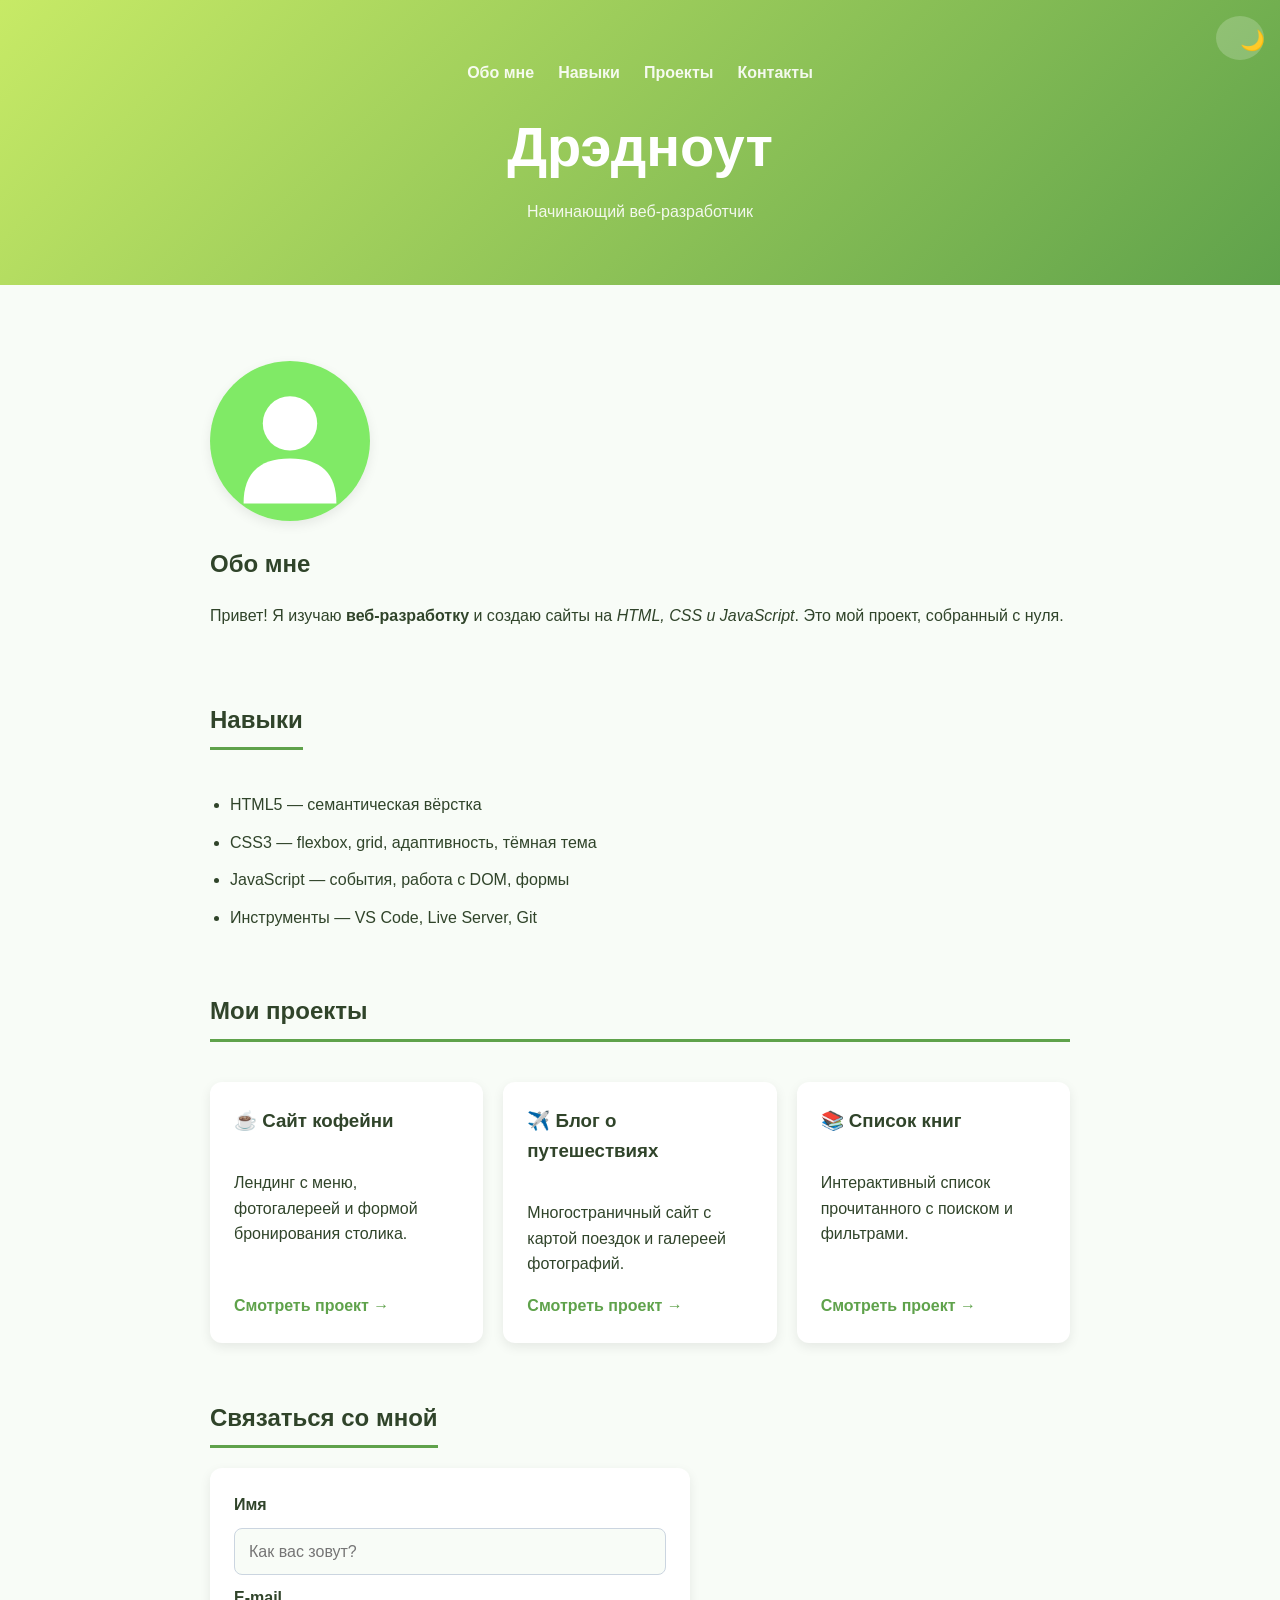
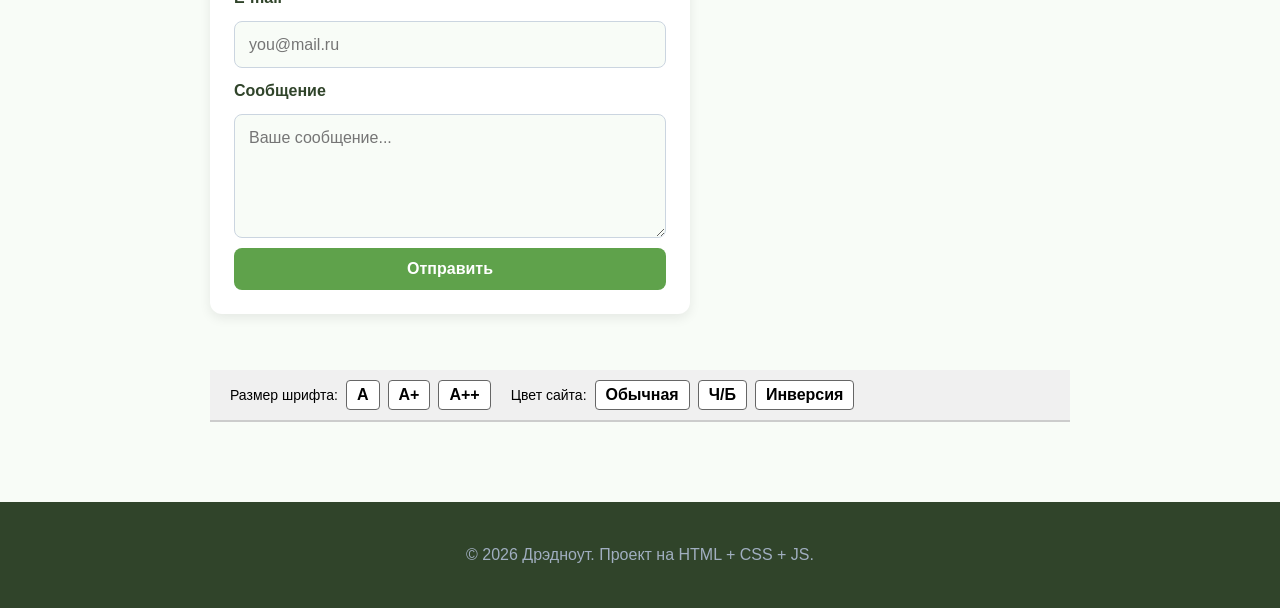
<file: index.html>
<!DOCTYPE html>
<html lang="ru">
<head>
  <meta charset="UTF-8">
  <meta name="viewport" content="width=device-width, initial-scale=1.0">
  <meta name="description" content="Портфолио начинающего веб-разработчика">
  <title>Дрэдноут — веб-разработчик</title>
  <link rel="stylesheet" href="css/style.css">
</head>
<body>
  <!-- ШАПКА -->
  <header>
    <button id="theme-toggle" title="Сменить тему">🌙</button>
    <nav>
      <a href="#about">Обо мне</a>
      <a href="#skills">Навыки</a>
      <a href="#projects">Проекты</a>
      <a href="#contacts">Контакты</a>
    </nav>
    <h1>Дрэдноут</h1>
    <p>Начинающий веб-разработчик</p>
  </header>

  <main>
    <!-- ОБО МНЕ -->
    <section id="about">
      <img src="avatar/avatar.svg" alt="Аватарка Дрэдноута" width="160" height="160">
      <div>
        <h2>Обо мне</h2>
        <p>Привет! Я изучаю <strong>веб-разработку</strong> и создаю сайты на <em>HTML, CSS и JavaScript</em>. Это мой проект, собранный с нуля.</p>
      </div>
    </section>

    <!-- НАВЫКИ -->
    <section id="skills">
      <h2>Навыки</h2>
      <ul>
        <li>HTML5 — семантическая вёрстка</li>
        <li>CSS3 — flexbox, grid, адаптивность, тёмная тема</li>
        <li>JavaScript — события, работа с DOM, формы</li>
        <li>Инструменты — VS Code, Live Server, Git</li>
      </ul>
    </section>

    <!-- ПРОЕКТЫ -->
    <section id="projects">
      <h2>Мои проекты</h2>
      <article>
        <h3>☕ Сайт кофейни</h3>
        <p>Лендинг с меню, фотогалереей и формой бронирования столика.</p>
        <a href="#">Смотреть проект →</a>
      </article>
      <article>
        <h3>✈️ Блог о путешествиях</h3>
        <p>Многостраничный сайт с картой поездок и галереей фотографий.</p>
        <a href="#">Смотреть проект →</a>
      </article>
      <article>
        <h3>📚 Список книг</h3>
        <p>Интерактивный список прочитанного с поиском и фильтрами.</p>
        <a href="#">Смотреть проект →</a>
      </article>
    </section>

    <!-- КОНТАКТЫ -->
    <section id="contacts">
      <h2>Связаться со мной</h2>
      <form action="#" method="POST">
        <label for="name">Имя</label>
        <input type="text" id="name" name="name" placeholder="Как вас зовут?" required>
        
        <label for="email">E-mail</label>
        <input type="email" id="email" name="email" placeholder="you@mail.ru" required>
        
        <label for="msg">Сообщение</label>
        <textarea id="msg" name="message" rows="4" placeholder="Ваше сообщение..." required></textarea>
        
        <button type="submit">Отправить</button>
      </form>
      <p id="form-status" role="status"></p>
    </section>

    <!-- ПАНЕЛЬ ДЛЯ СЛАБОВИДЯЩИХ -->
    <div id="accessibility-panel" class="a11y-panel" role="region" aria-label="Панель для слабовидящих">
      <div class="a11y-group">
        <span>Размер шрифта:</span>
        <button id="font-normal" aria-label="Обычный шрифт">А</button>
        <button id="font-large" aria-label="Увеличенный шрифт">А+</button>
        <button id="font-xlarge" aria-label="Очень большой шрифт">А++</button>
      </div>
      <div class="a11y-group">
        <span>Цвет сайта:</span>
        <button id="theme-default" aria-label="Обычная тема">Обычная</button>
        <button id="theme-bw" class="btn-bw" aria-label="Черно-белая тема">Ч/Б</button>
        <button id="theme-invert" class="btn-invert" aria-label="Инверсная тема">Инверсия</button>
      </div>
    </div>
  </main>

  <!-- ПОДВАЛ -->
  <footer>
    <p>© <span id="year">2026</span> Дрэдноут. Проект на HTML + CSS + JS.</p>
  </footer>

  <!-- КНОПКА «НАВЕРХ» -->
  <button id="to-top" title="Наверх">↑</button>

  <!-- JAVASCRIPT -->
  <script src="js/script.js" defer></script>
</body>
</html>
</file>
<file: css/style.css>
/* ============ 0. ПЕРЕМЕННЫЕ И СБРОС ============ */
:root {
    --color-main: #5fa24b;       
    --color-main-dark: #4a8239;  
    --color-accent: #ffd700;
    --color-dark: #30442a;
    --color-text: #30442a;
    --color-bg: #f8fcf7;
    --color-card: #ffffff;
    --color-border: #cbd5e0;
    --radius: 12px;
    --shadow: 0 4px 12px rgba(0, 0, 0, 0.08);
}

/* Тёмная тема: переключается кнопкой через <html class="dark"> */
html.dark {
    --color-text: #e2e8f0;
    --color-bg: #1a2617;        
    --color-card: #253520;      
    --color-border: #4a5568;
    --color-dark: #121a10;
    --shadow: 0 4px 12px rgba(0, 0, 0, 0.4);
}

*, *::before, *::after { box-sizing: border-box; }

html { scroll-behavior: smooth; }   

body {
    margin: 0;
    font-family: 'Segoe UI', Arial, sans-serif;
    font-size: 16px;
    line-height: 1.6;
    color: var(--color-text);
    background: var(--color-bg);
}

img { max-width: 100%; height: auto; display: block; }

/* ============ 1. ШАПКА И НАВИГАЦИЯ ============ */
header {
    position: relative;             
    background: linear-gradient(135deg, #c7ea66, #5fa24b);
    color: #fff;
    text-align: center;
    padding: 60px 20px;
}

header h1 {
    font-size: clamp(2rem, 5vw, 3.5rem);
    margin: 16px 0 8px;
}

header p { margin: 0; opacity: 0.9; }

nav {
    display: flex;
    justify-content: center;
    flex-wrap: wrap;
    gap: 24px;
}

nav a {
    color: rgba(255, 255, 255, 0.9);
    text-decoration: none;
    font-weight: 600;
    transition: color 0.2s;
}

nav a:hover { color: var(--color-accent); }

#theme-toggle {
    position: absolute;
    top: 16px;
    right: 16px;
    width: 44px;
    height: 44px;
    background: rgba(255, 255, 255, 0.2);
    border: none;
    border-radius: 50%;
    font-size: 20px;
    cursor: pointer;
    transition: background 0.2s;
}

#theme-toggle:hover { background: rgba(255, 255, 255, 0.35); }

/* ============ 2. ОСНОВНОЙ КОНТЕНТ ============ */
main {
    max-width: 900px;
    margin: 0 auto;
    padding: 20px;
}

section { margin: 56px 0; }

section h2 {
    color: var(--color-text);
    border-bottom: 3px solid var(--color-main);
    padding-bottom: 8px;
    display: inline-block;
    margin-top: 0;
}

#about {
    display: flex;
    flex-wrap: wrap;
    align-items: center;
    gap: 24px;
}

#about img {
    border-radius: 50%;
    width: 160px;
    height: 160px;
    object-fit: cover;
    box-shadow: var(--shadow);
}

#about h2 { display: block; border: none; padding: 0; }

/* ============ 3. НАВЫКИ ============ */
#skills ul { padding-left: 20px; }
#skills li { padding: 6px 0; }

/* ============ 4. КАРТОЧКИ ПРОЕКТОВ ============ */
#projects {
    display: grid;
    grid-template-columns: repeat(auto-fit, minmax(260px, 1fr));
    gap: 20px;
}

#projects h2 { grid-column: 1 / -1; }   

article {
    display: flex;
    flex-direction: column;
    background: var(--color-card);
    border-radius: var(--radius);
    box-shadow: var(--shadow);
    padding: 24px;
    transition: transform 0.2s, box-shadow 0.2s;
}

article:hover {
    transform: translateY(-4px);
    box-shadow: 0 8px 20px rgba(0, 0, 0, 0.12);
}

article h3 { margin-top: 0; }

article a {
    margin-top: auto;              
    color: var(--color-main);
    font-weight: 600;
    text-decoration: none;
}

article a:hover { text-decoration: underline; }

/* ============ 5. ФОРМА И СООБЩЕНИЕ ============ */
form {
    display: flex;
    flex-direction: column;
    gap: 10px;
    background: var(--color-card);
    padding: 24px;
    border-radius: var(--radius);
    box-shadow: var(--shadow);
    max-width: 480px;
}

label { font-weight: 600; }

input, textarea {
    padding: 10px 14px;
    border: 1px solid var(--color-border);
    border-radius: 8px;
    font: inherit;
    background: var(--color-bg);
    color: var(--color-text);
}

input:focus, textarea:focus {
    outline: none;
    border-color: var(--color-main);
    box-shadow: 0 0 0 3px rgba(43, 108, 176, 0.25);
}

input:invalid:not(:placeholder-shown),
textarea:invalid:not(:placeholder-shown) {
    border-color: #e53e3e;
}

button {
    background: var(--color-main);
    color: #fff;
    border: none;
    padding: 12px 24px;
    border-radius: 8px;
    font-size: 1rem;
    font-weight: 600;
    cursor: pointer;
    transition: background 0.2s;
}

button:hover { background: var(--color-main-dark); }

#form-status {
    max-width: 480px;
    margin-top: 12px;
    border-radius: 8px;
    color: #2f855a;
    font-weight: 600;
    opacity: 0;
    transition: opacity 0.3s;
}

#form-status.visible {
    opacity: 1;
    padding: 12px;
    background: #f0fff4;
}

/* ============ 6. ПОДВАЛ ============ */
footer {
    background: var(--color-dark);
    color: #a0aec0;
    text-align: center;
    padding: 24px;
    margin-top: 60px;
}

/* ============ 7. КНОПКА «НАВЕРХ» ============ */
#to-top {
    position: fixed;
    bottom: 24px;
    right: 24px;
    width: 48px;
    height: 48px;
    border-radius: 50%;
    border: none;
    background: var(--color-main);
    color: #fff;
    font-size: 22px;
    cursor: pointer;
    box-shadow: var(--shadow);
    opacity: 0;
    visibility: hidden;             
    transition: opacity 0.3s, visibility 0.3s;
}

#to-top.visible {
    opacity: 1;
    visibility: visible;
}

/* ============ 8. АДАПТИВНОСТЬ ============ */
@media (max-width: 600px) {
    header { padding: 48px 16px 40px; }
    nav { gap: 14px; font-size: 0.9rem; }
    #about { flex-direction: column; text-align: center; }
    section { margin: 40px 0; }
}

/* ============ 9. ПАНЕЛЬ ДЛЯ СЛАБОВИДЯЩИХ ============ */
.a11y-panel {
    display: flex;
    flex-wrap: wrap;
    gap: 20px;
    padding: 10px 20px;
    background-color: #f0f0f0 !important;
    border-bottom: 2px solid #ccc !important;
    font-family: sans-serif;
    font-size: 14px;
    color: #000 !important;
}

.a11y-group {
    display: flex;
    align-items: center;
    gap: 8px;
}

.a11y-panel button {
    padding: 5px 10px;
    cursor: pointer;
    border: 1px solid #666 !important;
    background: #fff !important;
    border-radius: 4px;
    font-weight: bold;
    color: #000 !important;
}

body.font-large { font-size: 1.25rem !important; }
body.font-xlarge { font-size: 1.5rem !important; }

/* ЧЕРНО-БЕЛАЯ ТЕМA */
body.theme-bw {
    background: #ffffff !important;
    color: #000000 !important;
}
body.theme-bw,
body.theme-bw html.dark,
body.theme-bw article,
body.theme-bw form,
body.theme-bw input,
body.theme-bw textarea,
body.theme-bw header,
body.theme-bw footer {
    background: #ffffff !important;
    color: #000000 !important;
    border-color: #000000 !important;
    box-shadow: none !important;
}
body.theme-bw a, 
body.theme-bw button:not(.a11y-panel button) {
    color: #000000 !important;
    border: 2px solid #000000 !important;
    background: #ffffff !important;
    text-decoration: underline !important;
}

/* ИНВЕРСНАЯ ТЕМА */
body.theme-invert {
    background: #000000 !important;
    color: #ffffff !important;
}
body.theme-invert,
body.theme-invert html.dark,
body.theme-invert article,
body.theme-invert form,
body.theme-invert input,
body.theme-invert textarea,
body.theme-invert header,
body.theme-invert footer {
    background: #000000 !important;
    color: #ffffff !important;
    border-color: #ffffff !important;
    box-shadow: none !important;
}
body.theme-invert a, 
body.theme-invert button:not(.a11y-panel button) {
    color: #ffffff !important;
    border: 2px solid #ffffff !important;
    background: #000000 !important;
    text-decoration: underline !important;
}
</file>
